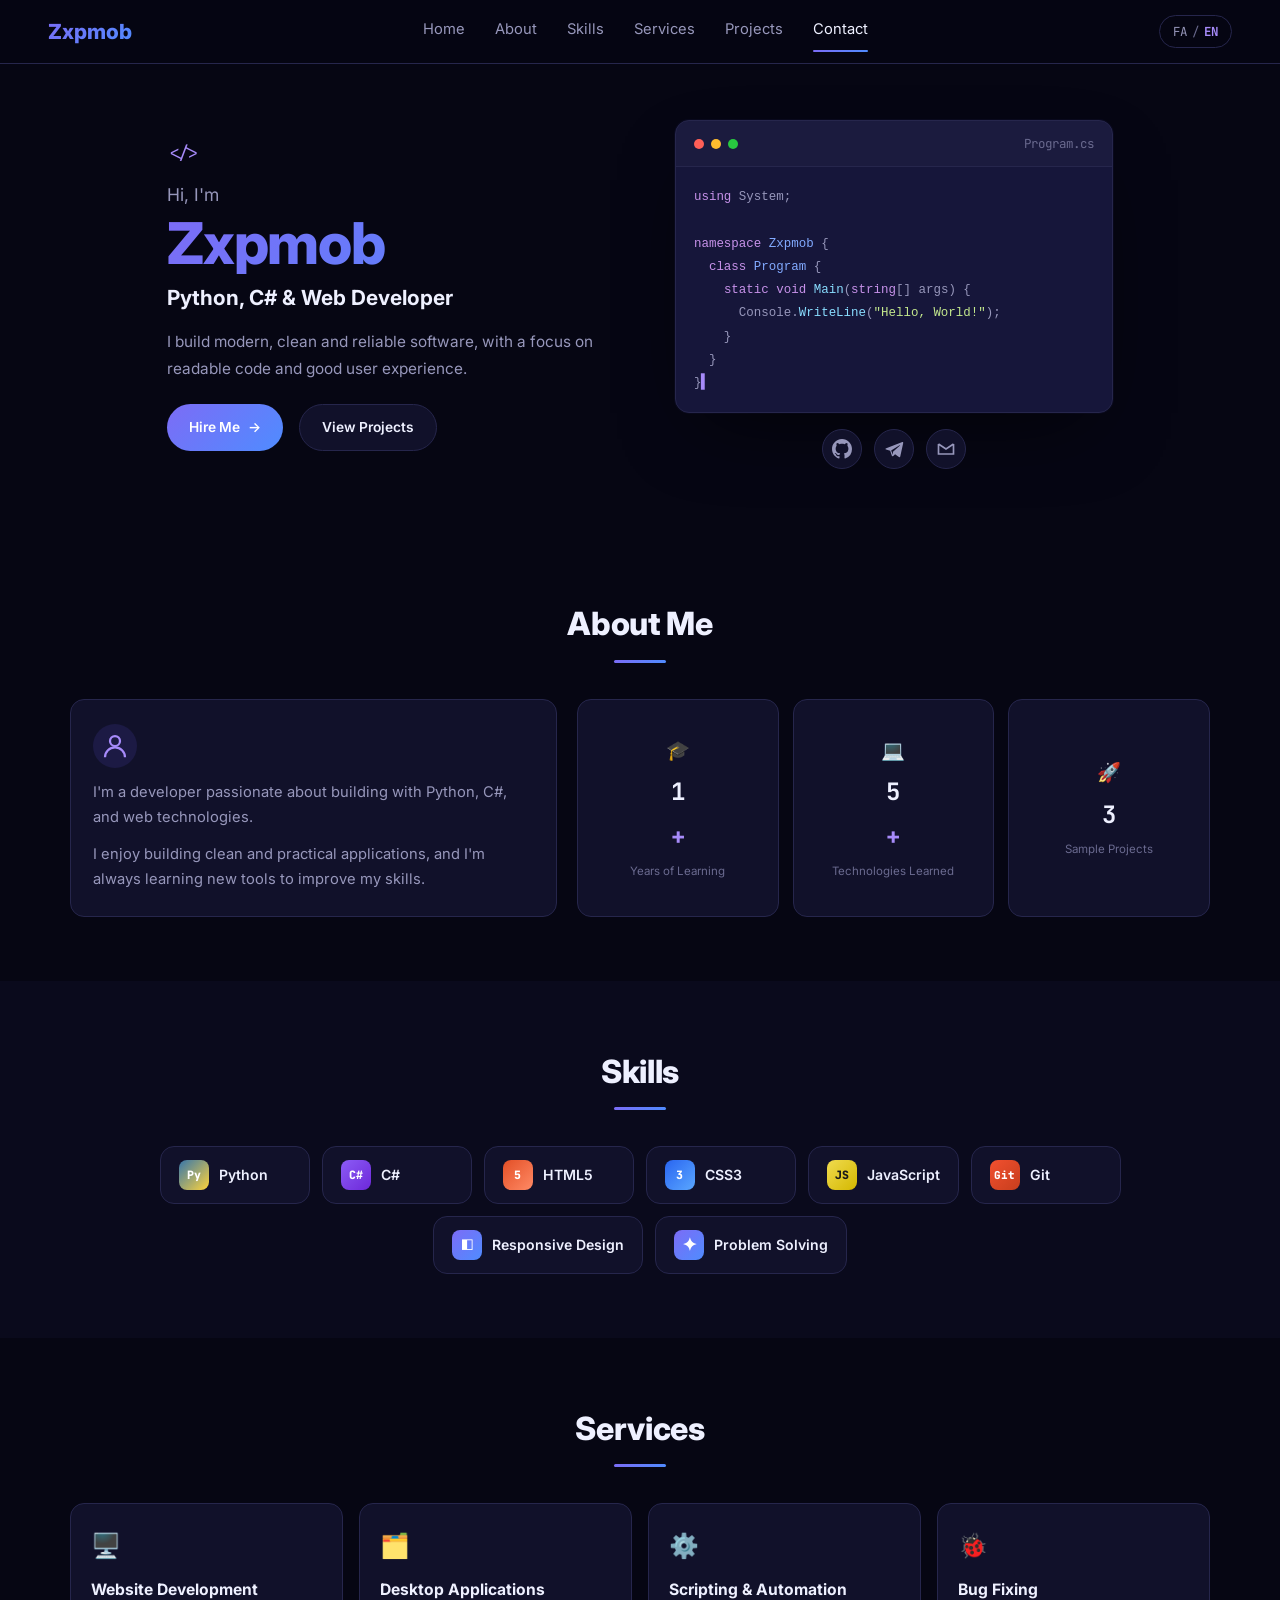
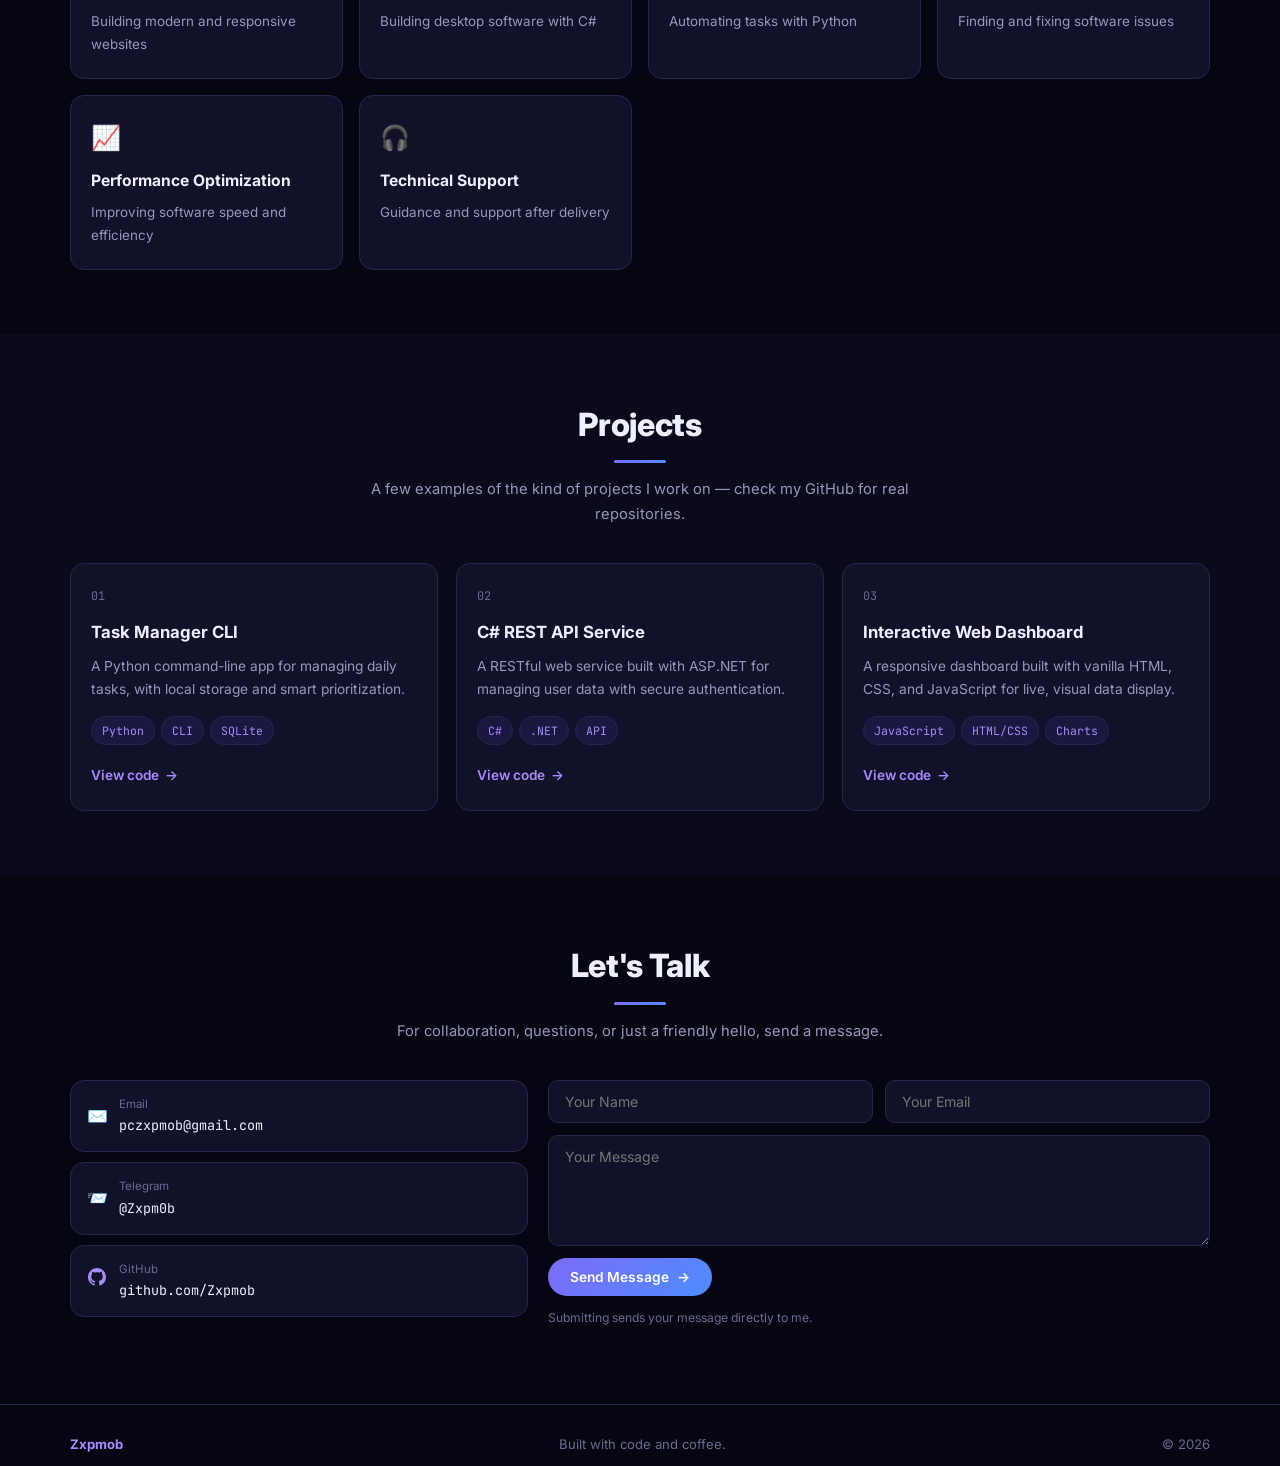
<file: index(1).html>
<!DOCTYPE html>
<html lang="fa" dir="rtl" id="html-root">
<head>
<meta charset="UTF-8">
<meta name="viewport" content="width=device-width, initial-scale=1.0">
<title>Zxpmob — Developer Portfolio</title>
<meta name="description" content="Zxpmob — Software Developer Portfolio">
<link rel="preconnect" href="https://fonts.googleapis.com">
<link href="https://fonts.googleapis.com/css2?family=JetBrains+Mono:wght@400;500;700;800&family=Vazirmatn:wght@400;500;600;800&family=Inter:wght@400;500;600&display=swap" rel="stylesheet">
<link rel="stylesheet" href="style.css">
</head>
<body>

<div class="noise-overlay"></div>
<div class="scanline"></div>

<!-- Custom cursor glow -->
<div class="cursor-glow" id="cursorGlow"></div>

<header class="site-header">
  <div class="header-inner">
    <a href="#top" class="logo">Zxpmob</a>
    <nav class="main-nav" id="mainNav">
      <a href="#top" class="active" data-fa="خانه" data-en="Home">خانه</a>
      <a href="#about" data-fa="درباره" data-en="About">درباره</a>
      <a href="#skills" data-fa="مهارت‌ها" data-en="Skills">مهارت‌ها</a>
      <a href="#services" data-fa="خدمات" data-en="Services">خدمات</a>
      <a href="#projects" data-fa="نمونه‌کارها" data-en="Projects">نمونه‌کارها</a>
      <a href="#contact" data-fa="ارتباط" data-en="Contact">ارتباط</a>
    </nav>
    <div class="header-actions">
      <button class="lang-toggle" id="langToggle" aria-label="Toggle language">
        <span class="lang-tag lang-fa active">FA</span>
        <span class="lang-sep">/</span>
        <span class="lang-tag lang-en">EN</span>
      </button>
      <button class="nav-burger" id="navBurger" aria-label="Toggle menu">
        <span></span><span></span><span></span>
      </button>
    </div>
  </div>
</header>

<main id="top">

  <!-- HERO -->
  <section class="hero" id="hero">
    <div class="hero-glow hero-glow-1"></div>
    <div class="hero-glow hero-glow-2"></div>
    <div class="hero-grid"></div>

    <div class="hero-inner">
      <div class="hero-text">
        <span class="hero-eyebrow">&lt;/&gt;</span>
        <p class="hero-hi" data-fa="سلام، من هستم" data-en="Hi, I'm">سلام، من هستم</p>
        <h1 class="hero-name">Zxpmob</h1>
        <p class="hero-role" data-fa="توسعه‌دهنده‌ی پایتون، سی‌شارپ و وب" data-en="Python, C# &amp; Web Developer">توسعه‌دهنده‌ی پایتون، سی‌شارپ و وب</p>
        <p class="hero-desc" data-fa="نرم‌افزارهای مدرن، تمیز و قابل‌اعتماد می‌سازم؛ با تمرکز بر کد خوانا و تجربه‌ی کاربری خوب." data-en="I build modern, clean and reliable software, with a focus on readable code and good user experience.">
          نرم‌افزارهای مدرن، تمیز و قابل‌اعتماد می‌سازم؛ با تمرکز بر کد خوانا و تجربه‌ی کاربری خوب.
        </p>
        <div class="hero-cta">
          <a href="#contact" class="btn btn-primary">
            <span data-fa="استخدامم کن" data-en="Hire Me">استخدامم کن</span>
            <span class="btn-arrow">→</span>
          </a>
          <a href="#projects" class="btn btn-outline">
            <span data-fa="نمونه‌کارها" data-en="View Projects">نمونه‌کارها</span>
          </a>
        </div>
      </div>

      <div class="hero-code-wrap">
        <div class="code-panel">
          <div class="code-titlebar">
            <div class="terminal-dots"><span></span><span></span><span></span></div>
            <div class="code-filename">Program.cs</div>
          </div>
          <pre class="code-body"><code><span class="tok-kw">using</span> System;

<span class="tok-kw">namespace</span> <span class="tok-cls">Zxpmob</span> {
  <span class="tok-kw">class</span> <span class="tok-cls">Program</span> {
    <span class="tok-kw">static</span> <span class="tok-kw">void</span> <span class="tok-fn">Main</span>(<span class="tok-kw">string</span>[] args) {
      Console.<span class="tok-fn">WriteLine</span>(<span class="tok-str">"Hello, World!"</span>);
    }
  }
}</code><span class="code-cursor">▌</span></pre>
        </div>

        <div class="social-row">
          <button class="social-btn" data-action="link" data-href="https://github.com/Zxpmob" data-tip="GitHub" aria-label="GitHub">
            <svg width="20" height="20" viewBox="0 0 16 16" fill="currentColor"><path d="M8 0C3.58 0 0 3.58 0 8c0 3.54 2.29 6.53 5.47 7.59.4.07.55-.17.55-.38 0-.19-.01-.82-.01-1.49-2.01.37-2.53-.49-2.69-.94-.09-.23-.48-.94-.82-1.13-.28-.15-.68-.52-.01-.53.63-.01 1.08.58 1.23.82.72 1.21 1.87.87 2.33.66.07-.52.28-.87.51-1.07-1.78-.2-3.64-.89-3.64-3.95 0-.87.31-1.59.82-2.15-.08-.2-.36-1.02.08-2.12 0 0 .67-.21 2.2.82.64-.18 1.32-.27 2-.27.68 0 1.36.09 2 .27 1.53-1.04 2.2-.82 2.2-.82.44 1.1.16 1.92.08 2.12.51.56.82 1.27.82 2.15 0 3.07-1.87 3.75-3.65 3.95.29.25.54.73.54 1.48 0 1.07-.01 1.93-.01 2.2 0 .21.15.46.55.38A8.01 8.01 0 0016 8c0-4.42-3.58-8-8-8z"/></svg>
            <span class="social-tip" data-fa="مشاهده در گیت‌هاب" data-en="Open GitHub">مشاهده در گیت‌هاب</span>
          </button>

          <button class="social-btn" data-action="link" data-href="https://t.me/Zxpm0b" data-tip="Telegram" aria-label="Telegram">
            <svg width="20" height="20" viewBox="0 0 24 24" fill="currentColor"><path d="M22 3.5 2.7 11.1c-1.2.5-1.2 1.2-.2 1.5l4.9 1.5 1.9 5.8c.2.6.4.9.9.9.4 0 .6-.2.9-.5l2.2-2.1 4.6 3.4c.8.5 1.4.2 1.6-.7L23 5c.3-1.2-.4-1.7-1-1.5zM8.6 13.9l10-6.3c.5-.3 1-.1.6.2l-8.4 7.6-.3 3.4-1.9-4.9z"/></svg>
            <span class="social-tip" data-fa="پیام در تلگرام" data-en="Message on Telegram">پیام در تلگرام</span>
          </button>

          <button class="social-btn" data-action="copy" data-value="pczxpmob@gmail.com" data-tip="Email" aria-label="Email">
            <svg width="20" height="20" viewBox="0 0 24 24" fill="none" stroke="currentColor" stroke-width="2"><path d="M4 4h16v16H4z" stroke="none"/><path d="M3 6l9 6 9-6M3 6v12h18V6" /></svg>
            <span class="social-tip" data-fa="کپی ایمیل" data-en="Copy Email">کپی ایمیل</span>
          </button>
        </div>
      </div>
    </div>
  </section>

  <!-- ABOUT -->
  <section class="section" id="about">
    <div class="section-inner">
      <div class="section-head reveal center">
        <h2 class="section-title" data-fa="درباره من" data-en="About Me">درباره من</h2>
        <div class="title-underline"></div>
      </div>
      <div class="about-grid">
        <div class="about-card reveal">
          <div class="about-icon">
            <svg width="30" height="30" viewBox="0 0 24 24" fill="none" stroke="currentColor" stroke-width="1.8"><circle cx="12" cy="8" r="4"/><path d="M4 21c0-4.4 3.6-8 8-8s8 3.6 8 8"/></svg>
          </div>
          <p data-fa="یک برنامه‌نویس علاقه‌مند به توسعه با پایتون، سی‌شارپ و فناوری‌های وب هستم." data-en="I'm a developer passionate about building with Python, C#, and web technologies.">
            یک برنامه‌نویس علاقه‌مند به توسعه با پایتون، سی‌شارپ و فناوری‌های وب هستم.
          </p>
          <p data-fa="از ساخت اپلیکیشن‌های تمیز و کاربردی لذت می‌برم و همیشه در حال یادگیری ابزارهای جدید برای بهتر شدن مهارت‌هایم هستم." data-en="I enjoy building clean and practical applications, and I'm always learning new tools to improve my skills.">
            از ساخت اپلیکیشن‌های تمیز و کاربردی لذت می‌برم و همیشه در حال یادگیری ابزارهای جدید برای بهتر شدن مهارت‌هایم هستم.
          </p>
        </div>
        <div class="about-stats reveal">
          <div class="stat-card">
            <span class="stat-icon">🎓</span>
            <span class="stat-num" data-count="1">0</span><span class="stat-plus">+</span>
            <span class="stat-label" data-fa="سال یادگیری" data-en="Years of Learning">سال یادگیری</span>
          </div>
          <div class="stat-card">
            <span class="stat-icon">💻</span>
            <span class="stat-num" data-count="5">0</span><span class="stat-plus">+</span>
            <span class="stat-label" data-fa="فناوری یادگرفته‌شده" data-en="Technologies Learned">فناوری یادگرفته‌شده</span>
          </div>
          <div class="stat-card">
            <span class="stat-icon">🚀</span>
            <span class="stat-num" data-count="3">0</span>
            <span class="stat-label" data-fa="نمونه پروژه" data-en="Sample Projects">نمونه پروژه</span>
          </div>
        </div>
      </div>
    </div>
  </section>

  <!-- SKILLS -->
  <section class="section section-alt" id="skills">
    <div class="section-inner">
      <div class="section-head reveal center">
        <h2 class="section-title" data-fa="مهارت‌ها" data-en="Skills">مهارت‌ها</h2>
        <div class="title-underline"></div>
      </div>

      <div class="skill-badges">
        <div class="skill-badge reveal">
          <span class="badge-icon badge-python">Py</span>
          <span>Python</span>
        </div>
        <div class="skill-badge reveal">
          <span class="badge-icon badge-csharp">C#</span>
          <span>C#</span>
        </div>
        <div class="skill-badge reveal">
          <span class="badge-icon badge-html">5</span>
          <span>HTML5</span>
        </div>
        <div class="skill-badge reveal">
          <span class="badge-icon badge-css">3</span>
          <span>CSS3</span>
        </div>
        <div class="skill-badge reveal">
          <span class="badge-icon badge-js">JS</span>
          <span>JavaScript</span>
        </div>
        <div class="skill-badge reveal">
          <span class="badge-icon badge-git">Git</span>
          <span>Git</span>
        </div>
        <div class="skill-badge reveal">
          <span class="badge-icon badge-generic">◧</span>
          <span data-fa="طراحی ریسپانسیو" data-en="Responsive Design">طراحی ریسپانسیو</span>
        </div>
        <div class="skill-badge reveal">
          <span class="badge-icon badge-generic">✦</span>
          <span data-fa="حل مسئله" data-en="Problem Solving">حل مسئله</span>
        </div>
      </div>
    </div>
  </section>

  <!-- SERVICES -->
  <section class="section" id="services">
    <div class="section-inner">
      <div class="section-head reveal center">
        <h2 class="section-title" data-fa="خدمات" data-en="Services">خدمات</h2>
        <div class="title-underline"></div>
      </div>

      <div class="services-grid">
        <div class="service-card reveal">
          <div class="service-icon">🖥️</div>
          <h3 data-fa="توسعه‌ی وب‌سایت" data-en="Website Development">توسعه‌ی وب‌سایت</h3>
          <p data-fa="ساخت وب‌سایت‌های مدرن و ریسپانسیو" data-en="Building modern and responsive websites">ساخت وب‌سایت‌های مدرن و ریسپانسیو</p>
        </div>
        <div class="service-card reveal">
          <div class="service-icon">🗂️</div>
          <h3 data-fa="اپلیکیشن دسکتاپ" data-en="Desktop Applications">اپلیکیشن دسکتاپ</h3>
          <p data-fa="ساخت نرم‌افزار دسکتاپ با سی‌شارپ" data-en="Building desktop software with C#">ساخت نرم‌افزار دسکتاپ با سی‌شارپ</p>
        </div>
        <div class="service-card reveal">
          <div class="service-icon">⚙️</div>
          <h3 data-fa="اسکریپت و اتوماسیون" data-en="Scripting &amp; Automation">اسکریپت و اتوماسیون</h3>
          <p data-fa="اتوماسیون کارها با پایتون" data-en="Automating tasks with Python">اتوماسیون کارها با پایتون</p>
        </div>
        <div class="service-card reveal">
          <div class="service-icon">🐞</div>
          <h3 data-fa="رفع باگ" data-en="Bug Fixing">رفع باگ</h3>
          <p data-fa="پیدا کردن و رفع مشکلات نرم‌افزار" data-en="Finding and fixing software issues">پیدا کردن و رفع مشکلات نرم‌افزار</p>
        </div>
        <div class="service-card reveal">
          <div class="service-icon">📈</div>
          <h3 data-fa="بهینه‌سازی عملکرد" data-en="Performance Optimization">بهینه‌سازی عملکرد</h3>
          <p data-fa="افزایش سرعت و کارایی نرم‌افزار" data-en="Improving software speed and efficiency">افزایش سرعت و کارایی نرم‌افزار</p>
        </div>
        <div class="service-card reveal">
          <div class="service-icon">🎧</div>
          <h3 data-fa="پشتیبانی فنی" data-en="Technical Support">پشتیبانی فنی</h3>
          <p data-fa="راهنمایی و پشتیبانی پس از تحویل" data-en="Guidance and support after delivery">راهنمایی و پشتیبانی پس از تحویل</p>
        </div>
      </div>
    </div>
  </section>

  <!-- PROJECTS -->
  <section class="section section-alt" id="projects">
    <div class="section-inner">
      <div class="section-head reveal center">
        <h2 class="section-title" data-fa="نمونه‌کارها" data-en="Projects">نمونه‌کارها</h2>
        <div class="title-underline"></div>
        <p class="section-desc" data-fa="چند نمونه از نوع پروژه‌هایی که کار می‌کنم — برای دیدن پروژه‌های واقعی، به گیت‌هاب من سر بزنید." data-en="A few examples of the kind of projects I work on — check my GitHub for real repositories.">
          چند نمونه از نوع پروژه‌هایی که کار می‌کنم — برای دیدن پروژه‌های واقعی، به گیت‌هاب من سر بزنید.
        </p>
      </div>

      <div class="projects-grid">

        <article class="project-card reveal">
          <div class="project-glow"></div>
          <div class="project-index">01</div>
          <h3 class="project-title" data-fa="سیستم مدیریت وظایف" data-en="Task Manager CLI">سیستم مدیریت وظایف</h3>
          <p class="project-desc" data-fa="یک اپلیکیشن خط‌فرمان با پایتون برای مدیریت وظایف روزانه، با ذخیره‌سازی محلی و اولویت‌بندی هوشمند." data-en="A Python command-line app for managing daily tasks, with local storage and smart prioritization.">
            یک اپلیکیشن خط‌فرمان با پایتون برای مدیریت وظایف روزانه، با ذخیره‌سازی محلی و اولویت‌بندی هوشمند.
          </p>
          <div class="project-tags"><span>Python</span><span>CLI</span><span>SQLite</span></div>
          <a href="https://github.com/Zxpmob" target="_blank" rel="noopener" class="project-link">
            <span data-fa="مشاهده کد" data-en="View code">مشاهده کد</span> →
          </a>
        </article>

        <article class="project-card reveal">
          <div class="project-glow"></div>
          <div class="project-index">02</div>
          <h3 class="project-title" data-fa="سرویس API با سی‌شارپ" data-en="C# REST API Service">سرویس API با سی‌شارپ</h3>
          <p class="project-desc" data-fa="یک وب‌سرویس RESTful ساخته‌شده با ASP.NET برای مدیریت داده‌های کاربران با احراز هویت امن." data-en="A RESTful web service built with ASP.NET for managing user data with secure authentication.">
            یک وب‌سرویس RESTful ساخته‌شده با ASP.NET برای مدیریت داده‌های کاربران با احراز هویت امن.
          </p>
          <div class="project-tags"><span>C#</span><span>.NET</span><span>API</span></div>
          <a href="https://github.com/Zxpmob" target="_blank" rel="noopener" class="project-link">
            <span data-fa="مشاهده کد" data-en="View code">مشاهده کد</span> →
          </a>
        </article>

        <article class="project-card reveal">
          <div class="project-glow"></div>
          <div class="project-index">03</div>
          <h3 class="project-title" data-fa="داشبورد تعاملی وب" data-en="Interactive Web Dashboard">داشبورد تعاملی وب</h3>
          <p class="project-desc" data-fa="یک داشبورد واکنش‌گرا با HTML، CSS و JavaScript خالص برای نمایش داده‌ها به‌صورت زنده و بصری." data-en="A responsive dashboard built with vanilla HTML, CSS, and JavaScript for live, visual data display.">
            یک داشبورد واکنش‌گرا با HTML، CSS و JavaScript خالص برای نمایش داده‌ها به‌صورت زنده و بصری.
          </p>
          <div class="project-tags"><span>JavaScript</span><span>HTML/CSS</span><span>Charts</span></div>
          <a href="https://github.com/Zxpmob" target="_blank" rel="noopener" class="project-link">
            <span data-fa="مشاهده کد" data-en="View code">مشاهده کد</span> →
          </a>
        </article>

      </div>
    </div>
  </section>

  <!-- CONTACT -->
  <section class="section" id="contact">
    <div class="section-inner">
      <div class="section-head reveal center">
        <h2 class="section-title" data-fa="بیایید صحبت کنیم" data-en="Let's Talk">بیایید صحبت کنیم</h2>
        <div class="title-underline"></div>
        <p class="section-desc" data-fa="برای همکاری، سوال یا فقط یک سلام دوستانه، پیام بده." data-en="For collaboration, questions, or just a friendly hello, send a message.">
          برای همکاری، سوال یا فقط یک سلام دوستانه، پیام بده.
        </p>
      </div>

      <div class="contact-grid">
        <div class="contact-info reveal">
          <a class="contact-row" data-action="copy" data-value="pczxpmob@gmail.com" data-tip="Email">
            <span class="contact-row-icon">✉️</span>
            <span>
              <span class="contact-row-label" data-fa="ایمیل" data-en="Email">ایمیل</span>
              <span class="contact-row-value">pczxpmob@gmail.com</span>
            </span>
          </a>
          <a class="contact-row" href="https://t.me/Zxpm0b" target="_blank" rel="noopener">
            <span class="contact-row-icon">📨</span>
            <span>
              <span class="contact-row-label" data-fa="تلگرام" data-en="Telegram">تلگرام</span>
              <span class="contact-row-value">@Zxpm0b</span>
            </span>
          </a>
          <a class="contact-row" href="https://github.com/Zxpmob" target="_blank" rel="noopener">
            <span class="contact-row-icon">
              <svg width="18" height="18" viewBox="0 0 16 16" fill="currentColor"><path d="M8 0C3.58 0 0 3.58 0 8c0 3.54 2.29 6.53 5.47 7.59.4.07.55-.17.55-.38 0-.19-.01-.82-.01-1.49-2.01.37-2.53-.49-2.69-.94-.09-.23-.48-.94-.82-1.13-.28-.15-.68-.52-.01-.53.63-.01 1.08.58 1.23.82.72 1.21 1.87.87 2.33.66.07-.52.28-.87.51-1.07-1.78-.2-3.64-.89-3.64-3.95 0-.87.31-1.59.82-2.15-.08-.2-.36-1.02.08-2.12 0 0 .67-.21 2.2.82.64-.18 1.32-.27 2-.27.68 0 1.36.09 2 .27 1.53-1.04 2.2-.82 2.2-.82.44 1.1.16 1.92.08 2.12.51.56.82 1.27.82 2.15 0 3.07-1.87 3.75-3.65 3.95.29.25.54.73.54 1.48 0 1.07-.01 1.93-.01 2.2 0 .21.15.46.55.38A8.01 8.01 0 0016 8c0-4.42-3.58-8-8-8z"/></svg>
            </span>
            <span>
              <span class="contact-row-label" data-fa="گیت‌هاب" data-en="GitHub">گیت‌هاب</span>
              <span class="contact-row-value">github.com/Zxpmob</span>
            </span>
          </a>
        </div>

        <form class="contact-form reveal" id="contactForm">
          <div class="form-row">
            <input type="text" name="name" placeholder="Your Name" data-fa-ph="نام شما" data-en-ph="Your Name" required>
            <input type="email" name="email" placeholder="Your Email" data-fa-ph="ایمیل شما" data-en-ph="Your Email" required>
          </div>
          <textarea name="message" rows="5" placeholder="Your Message" data-fa-ph="پیام شما" data-en-ph="Your Message" required></textarea>
          <button type="submit" class="btn btn-primary form-submit">
            <span data-fa="ارسال پیام" data-en="Send Message">ارسال پیام</span>
            <span class="btn-arrow">→</span>
          </button>
          <p class="form-note" data-fa="با ارسال، پیام مستقیم برای من ثبت می‌شود." data-en="Submitting sends your message directly to me.">با ارسال، پیام مستقیم برای من ثبت می‌شود.</p>
          <p class="form-status" id="formStatus"></p>
        </form>
      </div>
    </div>
  </section>

</main>

<footer class="site-footer">
  <div class="footer-inner">
    <span class="footer-logo">Zxpmob</span>
    <span class="footer-text" data-fa="ساخته‌شده با کد و قهوه." data-en="Built with code and coffee.">ساخته‌شده با کد و قهوه.</span>
    <span class="footer-year">© 2026</span>
  </div>
</footer>

<script src="supabase-config.js"></script>
<script src="script.js"></script>
</body>
</html>
</file>
<file: style.css>
/* ============ TOKENS ============ */
:root {
  --bg: #060613;
  --bg-alt: #0a0a1c;
  --surface: #11112a;
  --surface-solid: #16163a;
  --border: #26264c;
  --text: #eef0ff;
  --text-muted: #9797bb;
  --text-dim: #6a6a8f;
  --indigo: #6d5dfc;
  --blue: #4f8cff;
  --violet: #a78bfa;
  --grad: linear-gradient(135deg, #7c6cf6 0%, #4f8cff 100%);
  --glow: rgba(109, 93, 252, 0.35);

  --font-mono: 'JetBrains Mono', monospace;
  --font-fa: 'Vazirmatn', sans-serif;
  --font-en: 'Inter', sans-serif;

  --radius: 14px;
  --ease: cubic-bezier(.16,.84,.44,1);
}

html[dir="ltr"] { --font-body: var(--font-en); }
html[dir="rtl"] { --font-body: var(--font-fa); }

* { margin: 0; padding: 0; box-sizing: border-box; }
html { scroll-behavior: smooth; background: var(--bg); }

body {
  background: transparent;
  color: var(--text);
  font-family: var(--font-body);
  line-height: 1.7;
  overflow-x: hidden;
  position: relative;
}

@media (prefers-reduced-motion: reduce) {
  *, *::before, *::after { animation-duration: 0.001ms !important; animation-iteration-count: 1 !important; transition-duration: 0.001ms !important; scroll-behavior: auto !important; }
}

a { color: inherit; text-decoration: none; }
button { font-family: inherit; cursor: pointer; background: none; border: none; color: inherit; }
input, textarea { font-family: inherit; color: inherit; }
::selection { background: var(--indigo); color: #fff; }
:focus-visible { outline: 2px solid var(--violet); outline-offset: 3px; }

.noise-overlay { display: none; }
.scanline { display: none; }

#codeRain {
  position: fixed; inset: 0; z-index: -1; pointer-events: none;
  width: 100%; height: 100%;
}

.cursor-glow { display: none; }

/* ============ HEADER ============ */
.site-header {
  position: fixed; top: 0; inset-inline: 0; z-index: 100;
  backdrop-filter: blur(16px);
  background: rgba(6, 6, 19, 0.7);
  border-bottom: 1px solid var(--border);
}
.header-inner {
  max-width: 1240px; margin: 0 auto; padding: 14px 28px;
  display: flex; align-items: center; justify-content: space-between; gap: 24px;
}
.logo {
  font-weight: 800; font-size: 1.3rem;
  background: var(--grad); -webkit-background-clip: text; background-clip: text; color: transparent;
}
.main-nav { display: flex; gap: 30px; }
.main-nav a {
  font-size: .92rem; color: var(--text-muted); position: relative; transition: color .25s var(--ease);
  padding-bottom: 4px;
}
.main-nav a::after {
  content: ''; position: absolute; bottom: -6px; inset-inline-start: 0; width: 0; height: 2px;
  border-radius: 2px; background: var(--grad); transition: width .3s var(--ease);
}
.main-nav a:hover, .main-nav a.active { color: var(--text); }
.main-nav a:hover::after, .main-nav a.active::after { width: 100%; }

.header-actions { display: flex; align-items: center; gap: 18px; }
.lang-toggle {
  font-family: var(--font-mono); font-size: .78rem; display: flex; align-items: center; gap: 5px;
  padding: 7px 13px; border: 1px solid var(--border); border-radius: 100px; color: var(--text-muted);
  transition: border-color .25s ease;
}
.lang-toggle:hover { border-color: var(--indigo); }
.lang-tag { transition: color .2s ease; }
.lang-tag.active { color: var(--violet); font-weight: 700; }
.lang-sep { color: var(--text-dim); }

.nav-burger { display: none; flex-direction: column; gap: 5px; width: 26px; }
.nav-burger span { display: block; height: 2px; background: var(--text); border-radius: 2px; transition: all .3s var(--ease); }

/* ============ AUTH BUTTON / DROPDOWN ============ */
.auth-btn {
  position: relative; width: 38px; height: 38px; border-radius: 50%;
  display: flex; align-items: center; justify-content: center;
  background: var(--surface); border: 1px solid var(--border); color: var(--text-muted);
  transition: all .25s var(--ease);
}
.auth-btn:hover { border-color: var(--violet); color: var(--text); }
.auth-btn-avatar { display: flex; align-items: center; justify-content: center; color: var(--violet); }

.auth-dropdown {
  position: absolute; top: 60px; inset-inline-end: 28px; z-index: 90;
  background: var(--surface-solid); border: 1px solid var(--border); border-radius: 12px;
  padding: 10px; min-width: 160px; box-shadow: 0 20px 50px -20px rgba(0,0,0,.6);
  opacity: 0; transform: translateY(-8px); pointer-events: none; transition: all .25s var(--ease);
}
.auth-dropdown.open { opacity: 1; transform: translateY(0); pointer-events: auto; }
.auth-dropdown-name { padding: 8px 10px; font-size: .82rem; color: var(--text-muted); border-bottom: 1px solid var(--border); margin-bottom: 6px; word-break: break-word; }
.auth-dropdown-item {
  width: 100%; text-align: start; padding: 9px 10px; border-radius: 8px; font-size: .86rem;
  color: var(--text); transition: background .2s ease;
}
.auth-dropdown-item:hover { background: rgba(167,139,250,.1); }

/* ============ AUTH MODAL ============ */
.auth-modal-overlay {
  position: fixed; inset: 0; z-index: 200; background: rgba(4,4,12,.72); backdrop-filter: blur(6px);
  display: flex; align-items: center; justify-content: center; padding: 20px;
  opacity: 0; pointer-events: none; transition: opacity .3s ease;
}
.auth-modal-overlay.open { opacity: 1; pointer-events: auto; }
.auth-modal {
  width: 100%; max-width: 420px; background: var(--surface-solid); border: 1px solid var(--border);
  border-radius: 16px; padding: 30px 26px; position: relative;
  transform: translateY(16px); transition: transform .3s var(--ease);
  max-height: 88vh; overflow-y: auto;
  box-shadow: 0 40px 100px -30px rgba(124,108,246,.35), 0 0 0 1px rgba(255,255,255,.03);
}
.auth-modal::before {
  content: ''; position: absolute; top: 0; inset-inline: 0; height: 3px; border-radius: 16px 16px 0 0;
  background: var(--grad);
}
.auth-modal-overlay.open .auth-modal { transform: translateY(0); }
.auth-modal-close {
  position: absolute; top: 16px; inset-inline-end: 16px; width: 30px; height: 30px; border-radius: 50%;
  display: flex; align-items: center; justify-content: center; color: var(--text-muted);
  background: var(--surface); border: 1px solid var(--border);
}
.auth-modal-close:hover { color: var(--text); border-color: var(--violet); }

.auth-tabs { display: flex; gap: 8px; margin-bottom: 22px; background: var(--surface); border-radius: 10px; padding: 4px; }
.auth-tab { flex: 1; padding: 10px; border-radius: 8px; font-size: .88rem; font-weight: 600; color: var(--text-muted); transition: all .25s ease; }
.auth-tab.active { background: var(--grad); color: #fff; box-shadow: 0 8px 20px -8px var(--glow); }

.auth-form { display: flex; flex-direction: column; gap: 12px; }
.auth-form input {
  width: 100%; padding: 12px 16px; background: var(--surface); border: 1px solid var(--border);
  border-radius: 10px; font-size: .88rem; color: var(--text); font-family: inherit;
}
.auth-form input:focus { outline: none; border-color: var(--violet); }
.auth-form .form-row { display: grid; grid-template-columns: 1fr 1fr; gap: 12px; }
.auth-submit { justify-content: center; margin-top: 4px; }
.auth-error { color: #ff8a8a; font-size: .82rem; text-align: center; min-height: 0; }
.auth-success { color: #6ee7a7; font-size: .82rem; text-align: center; }

.field-wrap { display: flex; flex-direction: column; gap: 4px; }
.field-wrap input.input-invalid {
  border-color: #ff6b6b !important;
  box-shadow: 0 0 0 3px rgba(255, 107, 107, 0.15);
}
.field-error {
  color: #ff8a8a; font-size: .74rem; min-height: 0; display: none; padding-inline-start: 2px;
}
.field-error.visible { display: block; }

/* ============ HERO ============ */
.hero {
  display: flex; align-items: center; position: relative;
  padding: 120px 28px 64px; overflow: hidden;
}
.hero-glow { display: none; }
.hero-grid { display: none; }

.hero-inner {
  max-width: 1180px; margin: 0 auto; position: relative; z-index: 1;
  display: grid; grid-template-columns: 1.05fr 1fr; gap: 48px; align-items: center;
}

.hero-eyebrow {
  display: inline-block; font-family: var(--font-mono); color: var(--violet); font-size: 1.1rem;
  margin-bottom: 12px; opacity: 0; animation: fadeUp .7s var(--ease) .1s forwards;
}
.hero-hi {
  font-size: 1.1rem; color: var(--text-muted); margin-bottom: 2px;
  opacity: 0; animation: fadeUp .7s var(--ease) .25s forwards;
}
.hero-name {
  font-size: clamp(2.4rem, 5.2vw, 3.6rem); font-weight: 800; line-height: 1.08; letter-spacing: -.02em;
  background: var(--grad); -webkit-background-clip: text; background-clip: text; color: transparent;
  margin-bottom: 6px;
  opacity: 0; transform: translateY(20px); animation: fadeUp .8s var(--ease) .4s forwards;
}
.hero-role {
  font-size: clamp(1.05rem, 2vw, 1.3rem); font-weight: 700; color: var(--text); margin-bottom: 14px;
  opacity: 0; animation: fadeUp .8s var(--ease) .58s forwards;
}
.hero-desc {
  color: var(--text-muted); font-size: .96rem; max-width: 460px; margin-bottom: 22px;
  opacity: 0; animation: fadeUp .8s var(--ease) .72s forwards;
}
@keyframes fadeUp { from { opacity: 0; transform: translateY(16px); } to { opacity: 1; transform: translateY(0); } }

.hero-cta { display: flex; gap: 16px; flex-wrap: wrap; opacity: 0; animation: fadeUp .8s var(--ease) .86s forwards; }

.btn {
  display: inline-flex; align-items: center; gap: 8px; padding: 11px 22px; border-radius: 100px;
  font-size: .86rem; font-weight: 600; transition: all .3s var(--ease);
}
.btn-primary { background: var(--grad); color: #fff; }
.btn-primary:hover { box-shadow: 0 10px 34px -8px var(--glow); transform: translateY(-2px); }
.btn-outline { border: 1px solid var(--border); color: var(--text); background: var(--surface); }
.btn-outline:hover { border-color: var(--violet); color: var(--violet); transform: translateY(-2px); }
.btn-arrow { transition: transform .25s ease; display: inline-block; }
.btn:hover .btn-arrow { transform: translateX(3px); }
html[dir="rtl"] .btn-arrow { transform: scaleX(-1); }
html[dir="rtl"] .btn:hover .btn-arrow { transform: scaleX(-1) translateX(3px); }

.hero-code-wrap {
  opacity: 0; transform: translateY(20px); animation: fadeUp .9s var(--ease) .5s forwards;
}
.code-panel {
  background: var(--surface-solid); border: 1px solid var(--border); border-radius: var(--radius);
  box-shadow: 0 30px 80px -30px rgba(0,0,0,.7), 0 0 0 1px rgba(109,93,252,0.05);
  overflow: hidden; direction: ltr; text-align: left;
}
.code-titlebar {
  display: flex; align-items: center; gap: 12px; padding: 12px 18px;
  border-bottom: 1px solid var(--border); background: rgba(255,255,255,0.02);
}
.terminal-dots { display: flex; gap: 7px; }
.terminal-dots span { width: 10px; height: 10px; border-radius: 50%; }
.terminal-dots span:nth-child(1) { background: #ff5f57; }
.terminal-dots span:nth-child(2) { background: #febc2e; }
.terminal-dots span:nth-child(3) { background: #28c840; }
.code-filename { font-family: var(--font-mono); font-size: .78rem; color: var(--text-dim); margin-inline-start: auto; }

.code-body {
  padding: 18px 18px; font-family: var(--font-mono); font-size: .78rem; line-height: 1.7;
  color: var(--text-muted); white-space: pre; overflow-x: auto;
}
.tok-kw { color: #c792ea; }
.tok-cls { color: #82aaff; }
.tok-fn { color: #89ddff; }
.tok-str { color: #c3e88d; }
.code-cursor { color: var(--violet); animation: blink 1s step-end infinite; }
@keyframes blink { 50% { opacity: 0; } }

.social-row { display: flex; gap: 12px; margin-top: 16px; justify-content: center; }
.social-btn {
  position: relative; width: 40px; height: 40px; border-radius: 50%;
  display: flex; align-items: center; justify-content: center;
  background: var(--surface); border: 1px solid var(--border); color: var(--text-muted);
  transition: all .3s var(--ease);
}
.social-btn:hover { color: #fff; border-color: var(--violet); transform: translateY(-3px); box-shadow: 0 10px 24px -8px var(--glow); }

.social-tip {
  position: absolute; bottom: calc(100% + 10px); left: 50%; transform: translate(-50%, 8px);
  background: var(--surface-solid); border: 1px solid var(--border); color: var(--text);
  font-size: .74rem; padding: 6px 12px; border-radius: 100px; white-space: nowrap;
  opacity: 0; pointer-events: none; transition: opacity .3s var(--ease), transform .3s var(--ease);
}
.social-tip::after {
  content: ''; position: absolute; top: 100%; left: 50%; transform: translateX(-50%);
  border: 5px solid transparent; border-top-color: var(--border);
}
.social-btn.tip-active .social-tip { opacity: 1; transform: translate(-50%, 0); }

.scroll-indicator { display: none; }

/* ============ SECTIONS ============ */
.section { padding: 64px 28px; position: relative; }
.section-alt { background: var(--bg-alt); }
.section-inner { max-width: 1140px; margin: 0 auto; }

.section-head { margin-bottom: 36px; max-width: 640px; }
.section-head.center { max-width: none; text-align: center; margin-inline: auto; }
.section-title { font-size: clamp(1.5rem, 3vw, 2rem); font-weight: 800; letter-spacing: -.01em; margin-bottom: 8px; }
.title-underline { width: 52px; height: 3px; border-radius: 3px; background: var(--grad); margin: 0 auto 14px; }
.section-desc { color: var(--text-muted); font-size: .92rem; max-width: 560px; margin-inline: auto; }

.reveal { opacity: 0; transform: translateY(28px); transition: opacity .8s var(--ease), transform .8s var(--ease); }
.reveal.in-view { opacity: 1; transform: translateY(0); }

/* ============ ABOUT ============ */
.about-grid { display: grid; grid-template-columns: 1fr 1.3fr; gap: 20px; align-items: stretch; }
.about-card {
  background: var(--surface); border: 1px solid var(--border); border-radius: var(--radius);
  padding: 24px 22px; display: flex; flex-direction: column; gap: 12px; justify-content: center;
}
.about-icon {
  width: 44px; height: 44px; border-radius: 50%; display: flex; align-items: center; justify-content: center;
  background: rgba(109,93,252,0.12); color: var(--violet);
}
.about-card p { color: var(--text-muted); font-size: .92rem; }

.about-stats { display: grid; grid-template-columns: repeat(3, 1fr); gap: 14px; }
.stat-card {
  background: var(--surface); border: 1px solid var(--border); border-radius: var(--radius);
  padding: 20px 14px; text-align: center; transition: border-color .3s ease, transform .3s ease;
  display: flex; flex-direction: column; align-items: center; gap: 4px; justify-content: center;
}
.stat-card:hover { border-color: var(--violet); transform: translateY(-4px); }
.stat-icon { font-size: 1.2rem; margin-bottom: 2px; }
.stat-num { font-family: var(--font-mono); font-size: 1.5rem; font-weight: 700; color: var(--text); display: inline; }
.stat-plus { font-family: var(--font-mono); font-size: 1.5rem; font-weight: 700; color: var(--violet); }
.stat-label { font-size: .72rem; color: var(--text-dim); }

/* ============ SKILLS ============ */
.skill-badges { display: flex; flex-wrap: wrap; gap: 12px; justify-content: center; }
.skill-badge {
  display: flex; align-items: center; gap: 10px; padding: 13px 18px;
  background: var(--surface); border: 1px solid var(--border); border-radius: var(--radius);
  font-weight: 600; font-size: .88rem; transition: all .3s var(--ease); min-width: 150px;
}
.skill-badge:hover { border-color: var(--violet); transform: translateY(-4px); box-shadow: 0 14px 30px -14px var(--glow); }
.badge-icon {
  width: 30px; height: 30px; border-radius: 8px; display: flex; align-items: center; justify-content: center;
  font-family: var(--font-mono); font-size: .72rem; font-weight: 800; color: #fff; flex-shrink: 0;
}
.badge-python { background: linear-gradient(135deg,#3776ab,#ffd43b); }
.badge-csharp { background: linear-gradient(135deg,#8b5cf6,#6d28d9); }
.badge-html { background: linear-gradient(135deg,#e34f26,#ff8a65); }
.badge-css { background: linear-gradient(135deg,#2965f1,#5aa7ff); }
.badge-js { background: linear-gradient(135deg,#f0db4f,#d4b800); color: #1a1a1a; }
.badge-git { background: linear-gradient(135deg,#f1502f,#c73e1d); font-size: .68rem; }
.badge-generic { background: var(--grad); font-size: 1.1rem; }

/* ============ SERVICES ============ */
.services-grid { display: grid; grid-template-columns: repeat(auto-fit, minmax(230px, 1fr)); gap: 16px; }
.service-card {
  background: var(--surface); border: 1px solid var(--border); border-radius: var(--radius);
  padding: 22px 20px; transition: all .35s var(--ease);
}
.service-card:hover { transform: translateY(-6px); border-color: var(--violet); box-shadow: 0 20px 44px -22px var(--glow); }
.service-icon { font-size: 1.5rem; margin-bottom: 10px; }
.service-card h3 { font-size: .98rem; font-weight: 700; margin-bottom: 6px; }
.service-card p { color: var(--text-muted); font-size: .84rem; }

/* ============ PROJECTS ============ */
.projects-grid { display: grid; grid-template-columns: repeat(auto-fit, minmax(280px, 1fr)); gap: 18px; }
.project-card {
  position: relative; background: var(--surface); border: 1px solid var(--border); border-radius: var(--radius);
  padding: 22px 20px; overflow: hidden; transition: transform .35s var(--ease), border-color .35s ease;
}
.project-card:hover { transform: translateY(-6px); border-color: var(--violet); }
.project-glow {
  position: absolute; top: -60%; inset-inline-end: -30%; width: 220px; height: 220px; border-radius: 50%;
  background: radial-gradient(circle, var(--glow), transparent 70%); opacity: 0; transition: opacity .4s ease;
  pointer-events: none;
}
.project-card:hover .project-glow { opacity: 1; }
.project-index { font-family: var(--font-mono); color: var(--text-dim); font-size: .74rem; margin-bottom: 12px; }
.project-title { font-size: 1.05rem; font-weight: 700; margin-bottom: 8px; }
.project-desc { color: var(--text-muted); font-size: .86rem; margin-bottom: 14px; }
.project-tags { display: flex; flex-wrap: wrap; gap: 6px; margin-bottom: 16px; }
.project-tags span {
  font-family: var(--font-mono); font-size: .72rem; padding: 4px 10px; border-radius: 100px;
  background: rgba(109,93,252,0.1); color: var(--violet); border: 1px solid var(--border);
}
.project-link { font-size: .85rem; color: var(--violet); display: inline-flex; gap: 6px; transition: gap .25s ease; font-weight: 600; }
.project-link:hover { gap: 10px; }

/* ============ CONTACT ============ */
.contact-grid { display: grid; grid-template-columns: .9fr 1.3fr; gap: 20px; align-items: start; }
.contact-info { display: flex; flex-direction: column; gap: 10px; }
.contact-row {
  position: relative; display: flex; align-items: center; gap: 12px; padding: 14px 16px;
  background: var(--surface); border: 1px solid var(--border); border-radius: var(--radius);
  transition: all .3s var(--ease); cursor: pointer;
}
.contact-row:hover { border-color: var(--violet); transform: translateY(-2px); }
.contact-row-icon { font-size: 1.05rem; width: 20px; text-align: center; color: var(--violet); }
.contact-row-label { display: block; font-size: .72rem; color: var(--text-dim); }
.contact-row-value { display: block; font-family: var(--font-mono); font-size: .84rem; color: var(--text); }
.contact-row .social-tip { bottom: calc(100% + 10px); left: 20px; transform: translate(0, 8px); }
.contact-row.tip-active .social-tip { transform: translate(0, 0); }

.contact-form { display: flex; flex-direction: column; gap: 12px; }
.form-row { display: grid; grid-template-columns: 1fr 1fr; gap: 12px; }
.contact-form input, .contact-form textarea {
  width: 100%; padding: 12px 16px; background: var(--surface); border: 1px solid var(--border);
  border-radius: 10px; font-size: .88rem; transition: border-color .25s ease;
}
.contact-form input:focus, .contact-form textarea:focus { border-color: var(--violet); }
.contact-form textarea { resize: vertical; min-height: 100px; }
.form-submit { align-self: flex-start; }
.form-note { font-size: .76rem; color: var(--text-dim); }
.form-status {
  font-size: .84rem; color: #6ee7a7; font-weight: 600; min-height: 0; opacity: 0; transition: opacity .3s ease;
}
.form-status.visible { opacity: 1; }
.form-status.form-status-error { color: #ff8a8a; }

/* ============ CHAT WIDGET ============ */
.chat-panel {
  background: var(--surface); border: 1px solid var(--border); border-radius: var(--radius);
  height: 420px; display: flex; flex-direction: column; overflow: hidden;
}
.chat-panel.chat-panel-auto { height: auto; min-height: 420px; }
.chat-locked {
  flex: 1; display: flex; flex-direction: column; align-items: center; justify-content: center;
  gap: 14px; padding: 30px; text-align: center;
}
.chat-locked.chat-request-wrap { padding: 34px 30px; }
.chat-locked-icon { font-size: 2rem; }
.chat-locked p { color: var(--text-muted); font-size: .92rem; max-width: 340px; }

.chat-request-form { width: 100%; max-width: 380px; display: flex; flex-direction: column; gap: 10px; margin-top: 6px; }
.chat-request-form input,
.chat-request-form textarea {
  width: 100%; padding: 12px 14px; background: var(--surface-solid); border: 1px solid var(--border);
  border-radius: 10px; font-size: .86rem; color: var(--text); font-family: inherit; resize: vertical;
}
.chat-request-form input:focus,
.chat-request-form textarea:focus { outline: none; border-color: var(--violet); }
.chat-request-form .btn { justify-content: center; }

.chat-open { flex: 1; display: flex; flex-direction: column; min-height: 0; }
.chat-messages {
  flex: 1; overflow-y: auto; padding: 20px; display: flex; flex-direction: column; gap: 10px;
}
.chat-bubble {
  max-width: 75%; padding: 10px 14px; border-radius: 14px; font-size: .88rem; line-height: 1.6;
}
.chat-bubble p { margin: 0; white-space: pre-wrap; }
.chat-bubble-me {
  align-self: flex-end; background: var(--grad); color: #fff; border-end-end-radius: 4px;
}
.chat-bubble-them {
  align-self: flex-start; background: var(--surface-solid); border: 1px solid var(--border); border-end-start-radius: 4px;
}
.chat-input-row {
  display: flex; gap: 10px; padding: 14px; border-top: 1px solid var(--border);
}
.chat-input-row input {
  flex: 1; padding: 11px 16px; background: var(--surface-solid); border: 1px solid var(--border);
  border-radius: 100px; font-size: .88rem; color: var(--text); font-family: inherit;
}
.chat-input-row input:focus { outline: none; border-color: var(--violet); }
.chat-send { padding: 11px 20px; border-radius: 100px; }

/* message timestamp + read ticks (Telegram-style) */
.chat-bubble-meta { display: flex; align-items: center; justify-content: flex-end; gap: 4px; margin-top: 4px; }
.chat-bubble-them .chat-bubble-meta { justify-content: flex-start; }
.chat-bubble-time { font-size: .68rem; opacity: .7; font-family: 'JetBrains Mono', monospace; }
.chat-ticks { font-size: .74rem; letter-spacing: -2px; opacity: .7; }
.chat-ticks-read { color: #6ee7a7; opacity: 1; }

/* online status in chat header */
.chat-open-header {
  display: flex; align-items: center; justify-content: space-between; padding: 12px 16px;
  border-bottom: 1px solid var(--border); font-size: .86rem; font-weight: 700;
}
.chat-online-status { display: flex; align-items: center; gap: 6px; font-size: .76rem; font-weight: 600; color: var(--text-dim); }
.online-dot { width: 8px; height: 8px; border-radius: 50%; background: var(--text-dim); flex-shrink: 0; transition: background .2s ease, box-shadow .2s ease; }
.online-dot.online { background: #34d399; box-shadow: 0 0 0 3px rgba(52,211,153,.2); }

/* emoji picker */
.chat-emoji-wrap { position: relative; display: flex; align-items: center; }
.chat-emoji-btn {
  background: var(--surface-solid); border: 1px solid var(--border); border-radius: 50%;
  width: 40px; height: 40px; font-size: 1.1rem; display: flex; align-items: center; justify-content: center;
  padding: 0; flex-shrink: 0;
}
.chat-emoji-btn:hover { border-color: var(--violet); transform: none; box-shadow: none; }
.emoji-panel {
  display: none; position: absolute; bottom: calc(100% + 10px); inset-inline-start: 0; z-index: 20;
  width: 260px; max-height: 220px; overflow-y: auto; background: var(--surface-solid); border: 1px solid var(--border);
  border-radius: 14px; padding: 10px; grid-template-columns: repeat(7, 1fr); gap: 4px;
  box-shadow: 0 20px 50px -15px rgba(0,0,0,.5);
}
.emoji-panel.open { display: grid; }
.emoji-item {
  background: transparent; border: none; font-size: 1.25rem; padding: 6px; border-radius: 8px; cursor: pointer;
  line-height: 1; box-shadow: none;
}
.emoji-item:hover { background: rgba(167,139,250,.15); transform: none; box-shadow: none; }

/* mobile drawer chrome (hidden on desktop) */
.chat-panel-mobile-header, .chat-panel-close, .chat-fab, .chat-panel-backdrop { display: none; }

@media (max-width: 860px) {
  .chat-fab {
    display: flex; align-items: center; justify-content: center; position: fixed; bottom: 20px;
    inset-inline-end: 20px; z-index: 500; width: 56px; height: 56px; border-radius: 50%;
    background: var(--grad); color: #fff; border: none; font-size: 1.4rem; padding: 0;
    box-shadow: 0 14px 34px -10px rgba(124,108,246,.65);
  }
  .chat-panel-backdrop {
    display: block; position: fixed; inset: 0; background: rgba(6,6,19,.6); backdrop-filter: blur(2px);
    z-index: 599; opacity: 0; pointer-events: none; transition: opacity .25s ease;
  }
  .chat-panel-backdrop.open { opacity: 1; pointer-events: auto; }
  .chat-panel {
    position: fixed; top: 0; bottom: 0; inset-inline-end: -100%; height: 100vh; width: min(92vw, 380px);
    z-index: 600; border-radius: 0; transition: inset-inline-end .3s ease; height: 100dvh;
  }
  .chat-panel.mobile-open { inset-inline-end: 0; }
  .chat-panel-mobile-header {
    display: flex; align-items: center; justify-content: space-between; padding: 16px; font-weight: 800;
    border-bottom: 1px solid var(--border); flex-shrink: 0;
  }
  .chat-panel-close {
    display: flex; align-items: center; justify-content: center; width: 32px; height: 32px; border-radius: 50%;
    background: var(--surface-solid); border: 1px solid var(--border); color: var(--text-muted); padding: 0; font-size: .9rem;
  }
  body.chat-drawer-open { overflow: hidden; }
}

/* ============ FOOTER ============ */
.site-footer { border-top: 1px solid var(--border); padding: 28px; }
.footer-inner {
  max-width: 1140px; margin: 0 auto; display: flex; justify-content: space-between; align-items: center;
  flex-wrap: wrap; gap: 12px; font-size: .82rem; color: var(--text-dim);
}
.footer-logo { color: var(--violet); font-weight: 700; }

/* ============ RESPONSIVE ============ */
@media (max-width: 980px) {
  .hero-inner { grid-template-columns: 1fr; text-align: center; }
  .hero-text { order: 1; }
  .hero-code-wrap { order: 2; }
  .hero-cta, .hero-desc { margin-inline: auto; }
  .hero-cta { justify-content: center; }
  .about-grid { grid-template-columns: 1fr; }
  .contact-grid { grid-template-columns: 1fr; }
  .main-nav { display: none; }
  .nav-burger { display: flex; }
}
@media (max-width: 860px) {
  .main-nav {
    position: fixed; top: 65px; inset-inline: 0; flex-direction: column; gap: 0;
    background: rgba(6,6,19,0.98); border-bottom: 1px solid var(--border);
    padding: 8px 0; transform: translateY(-110%); transition: transform .35s var(--ease);
  }
  .main-nav.nav-open { transform: translateY(0); }
  .main-nav a { padding: 16px 28px; border-bottom: 1px solid var(--border); }
  .nav-burger.active span:nth-child(1) { transform: translateY(7px) rotate(45deg); }
  .nav-burger.active span:nth-child(2) { opacity: 0; }
  .nav-burger.active span:nth-child(3) { transform: translateY(-7px) rotate(-45deg); }
}
@media (max-width: 560px) {
  .header-inner { padding: 14px 18px; }
  .hero { padding-top: 120px; }
  .hero-cta { flex-direction: column; align-items: stretch; }
  .section { padding: 80px 18px; }
  .form-row { grid-template-columns: 1fr; }
  .code-body { font-size: .74rem; }
}
</file>
